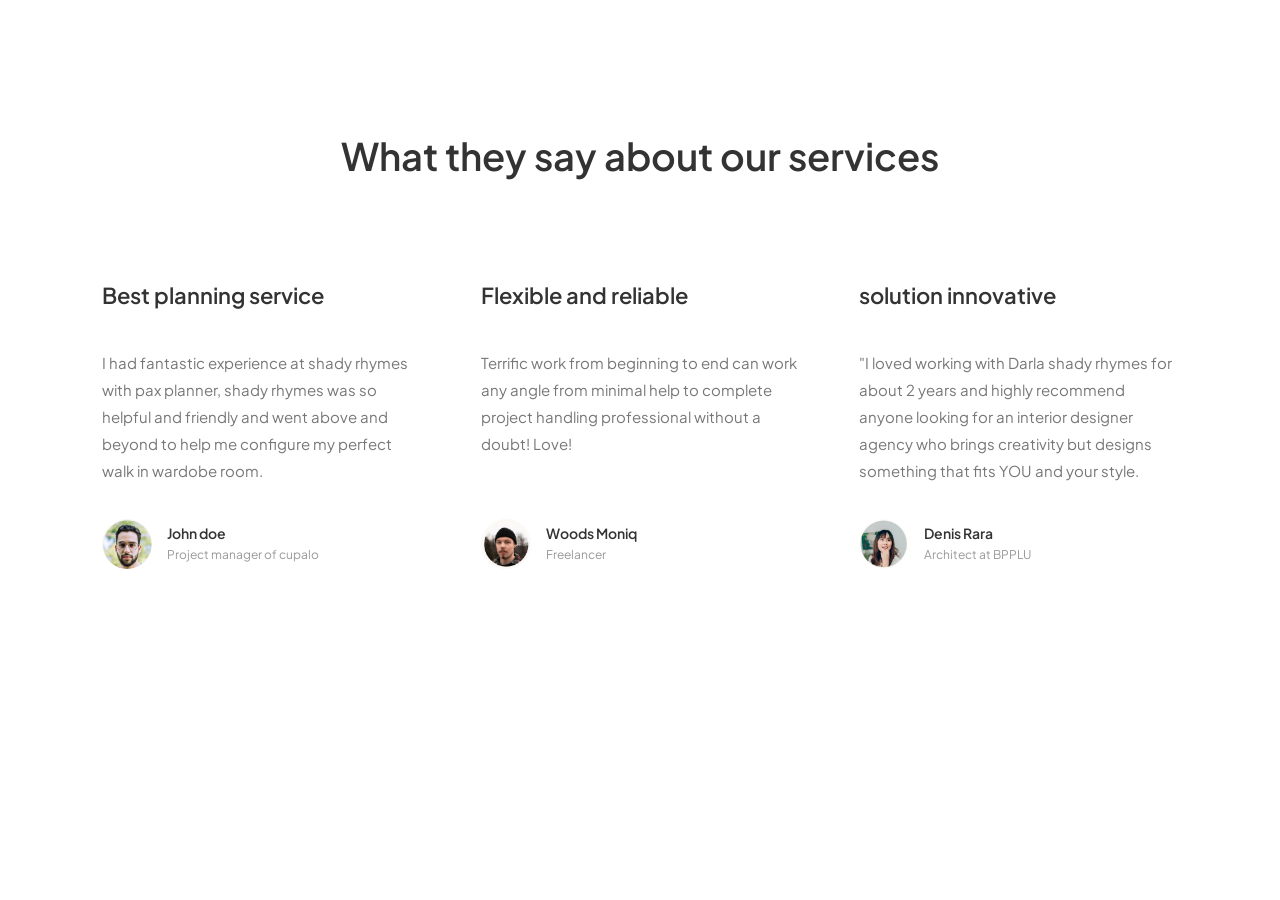
<file: web/about.html>
<!DOCTYPE html>
<html lang="vi">
<head>
  <meta charset="UTF-8">
  <meta name="viewport" content="width=device-width, initial-scale=1.0">
  <title>About Us - Shady Rhymes</title>
  <link href="https://fonts.googleapis.com/css2?family=Plus+Jakarta+Sans:wght@300;400;500;600&display=swap" rel="stylesheet">
  <link rel="stylesheet" href="about.css">
</head>
<body>

  <section class="testimonials">
    <h2 class="section-title">What they say about our services</h2>
    
    <div class="testimonial-list">
      
      <div class="testimonial">
        <h3>Best planning service</h3>
        <p>I had fantastic experience at shady rhymes with pax planner, shady rhymes was so helpful and friendly and went above and beyond to help me configure my perfect walk in wardobe room.</p>
        <div class="author">
          <img src="z7562987445056_5bbb934e291bd8d1ebb877f1f18da2fd.jpg" alt="John doe">
          <div class="author-info">
            <strong>John doe</strong>
            <span>Project manager of cupalo</span>
          </div>
        </div>
      </div>

      <div class="testimonial">
        <h3>Flexible and reliable</h3>
        <p>Terrific work from beginning to end can work any angle from minimal help to complete project handling professional without a doubt! Love!</p>
        <div class="author">
          <img src="z7562988113177_8cb3d36d9ea01084854d2d312cfcfa16.jpg" alt="Woods Moniq">
          <div class="author-info">
            <strong>Woods Moniq</strong>
            <span>Freelancer</span>
          </div>
        </div>
      </div>

      <div class="testimonial">
        <h3>solution innovative</h3>
        <p>"I loved working with Darla shady rhymes for about 2 years and highly recommend anyone looking for an interior designer agency who brings creativity but designs something that fits YOU and your style.</p>
        <div class="author">
          <img src="z7562988711581_b7ba8ef23b81d4ccccfda9a63d09fc66.jpg" alt="Denis Rara">
          <div class="author-info">
            <strong>Denis Rara</strong>
            <span>Architect at BPPLU</span>
          </div>
        </div>
      </div>

    </div>
  </section>

</body>
</html>
</file>
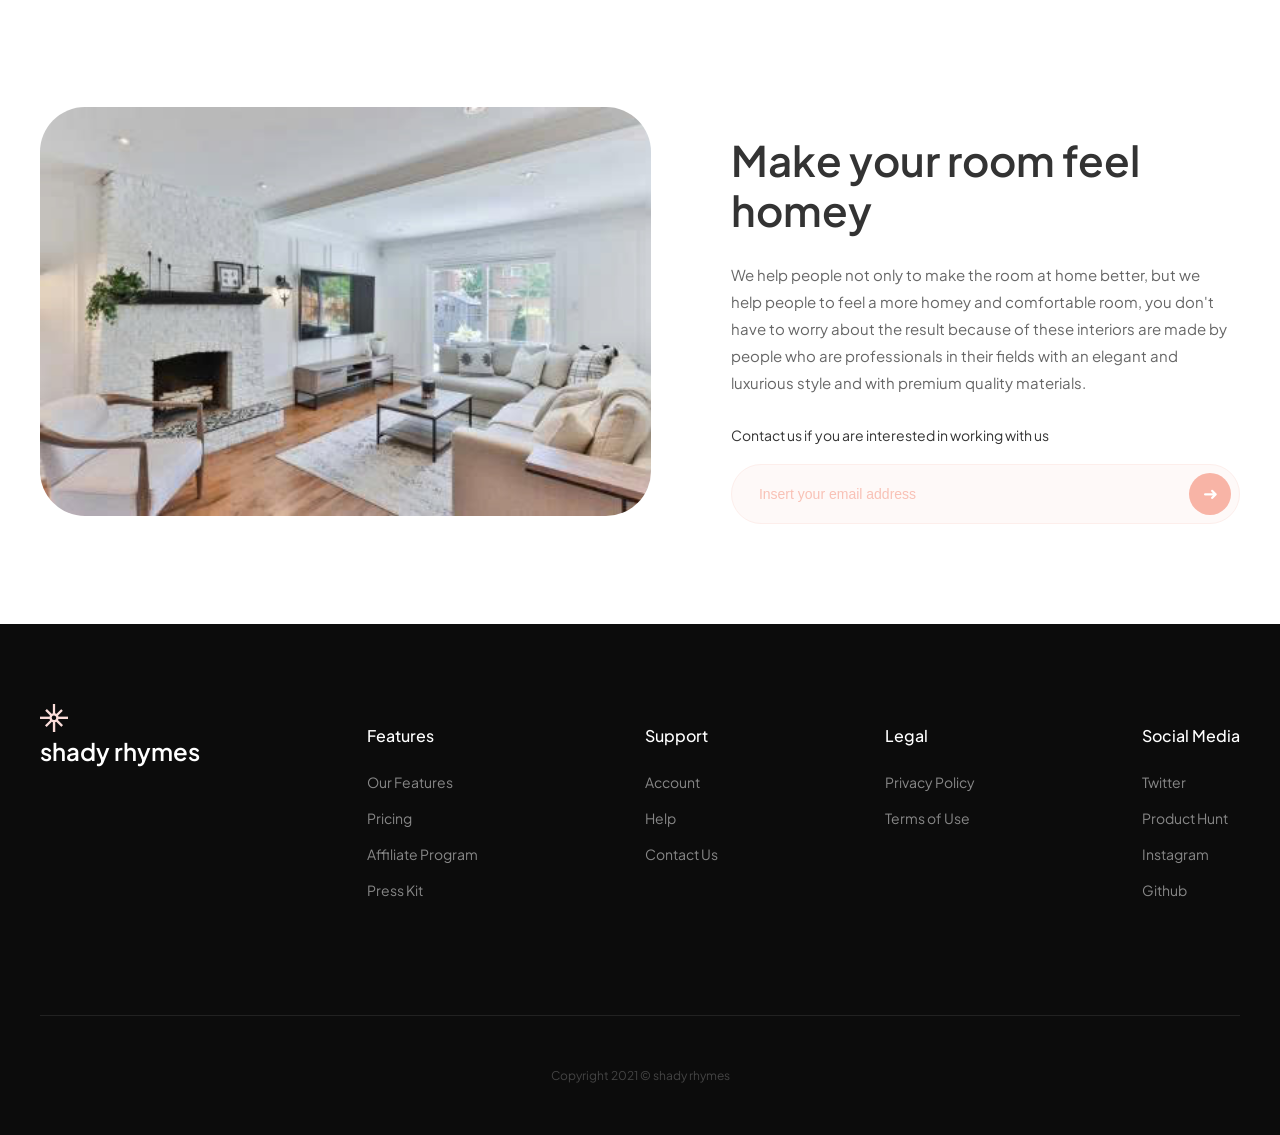
<file: web/contact.html>
<!DOCTYPE html>
<html lang="vi">
<head>
  <meta charset="UTF-8">
  <meta name="viewport" content="width=device-width, initial-scale=1.0">
  <title>Contact - Shady Rhymes</title>
  <link href="https://fonts.googleapis.com/css2?family=Plus+Jakarta+Sans:wght@300;400;500;600&display=swap" rel="stylesheet">
  <link rel="stylesheet" href="contact.css">
</head>
<body>

  <section class="contact">
    <div class="contact-container">
      <div class="contact-image">
        <img src="z7562872649469_c0368faa4584abeec0bb53fecaf21af1.jpg" alt="Living Room">
      </div>
      <div class="contact-text">
        <h2>Make your room feel homey</h2>
        <p class="main-desc">
          We help people not only to make the room at home better, but we help people to feel a more homey and comfortable room, you don't have to worry about the result because of these interiors are made by people who are professionals in their fields with an elegant and luxurious style and with premium quality materials.
        </p>
        <p class="sub-desc">Contact us if you are interested in working with us</p>
        <div class="email-box">
          <input type="email" placeholder="Insert your email address">
          <button class="btn-send">➜</button>
        </div>
      </div>
    </div>
  </section>

  <footer class="footer">
    <div class="footer-container">
      <div class="footer-columns">
        <div class="footer-col brand">
          <img src="Vector.png" alt="Logo" class="footer-logo-icon">
          <h3>shady rhymes</h3>
        </div>
        <div class="footer-col">
          <h4>Features</h4>
          <ul>
            <li><a href="#">Our Features</a></li>
            <li><a href="#">Pricing</a></li>
            <li><a href="#">Affiliate Program</a></li>
            <li><a href="#">Press Kit</a></li>
          </ul>
        </div>
        <div class="footer-col">
          <h4>Support</h4>
          <ul>
            <li><a href="#">Account</a></li>
            <li><a href="#">Help</a></li>
            <li><a href="#">Contact Us</a></li>
          </ul>
        </div>
        <div class="footer-col">
          <h4>Legal</h4>
          <ul>
            <li><a href="#">Privacy Policy</a></li>
            <li><a href="#">Terms of Use</a></li>
          </ul>
        </div>
        <div class="footer-col">
          <h4>Social Media</h4>
          <ul>
            <li><a href="#">Twitter</a></li>
            <li><a href="#">Product Hunt</a></li>
            <li><a href="#">Instagram</a></li>
            <li><a href="#">Github</a></li>
          </ul>
        </div>
      </div>
      <div class="footer-bottom">
        <p>Copyright 2021 © shady rhymes</p>
      </div>
    </div>
  </footer>

</body>
</html>
</file>
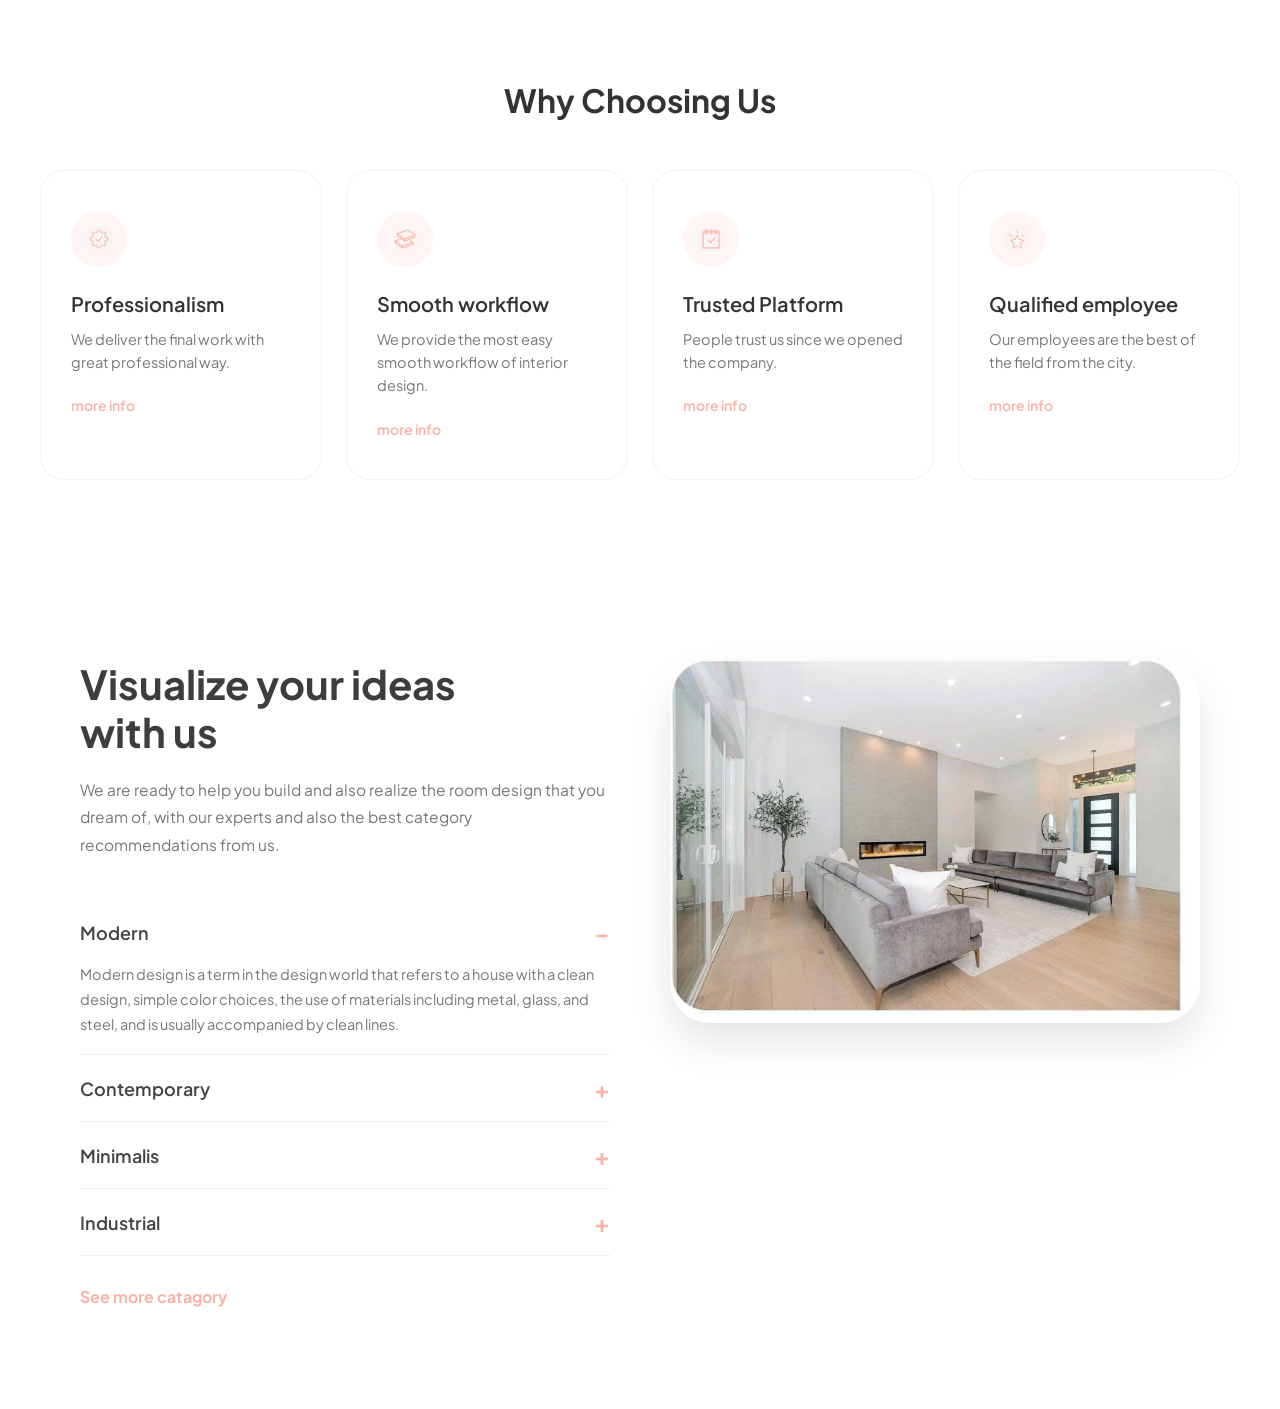
<file: web/furniture.html>
<!DOCTYPE html>
<html lang="vi">
<head>
    <meta charset="UTF-8">
    <meta name="viewport" content="width=device-width, initial-scale=1.0">
    <title>Furniture - Shady Rhymes</title>
    <link href="https://fonts.googleapis.com/css2?family=Plus+Jakarta+Sans:wght@300;400;500;600;700&family=Playfair+Display:wght@700&display=swap" rel="stylesheet">
    
    <style>
        :root {
            --accent: #F8B4A6; 
            --accent-light: #FFF5F5; 
            --text-main: #333;
            --text-sub: #777;
        }

        * {
            margin: 0;
            padding: 0;
            box-sizing: border-box;
            font-family: 'Plus Jakarta Sans', sans-serif;
        }

        body {
            background: #fff;
            color: var(--text-main);
            overflow-x: hidden;
        }

        /* --- SECTION: WHY CHOOSING US --- */
        .features { 
            padding: 80px 20px; 
            text-align: center; 
        }

        .features h2 {
            font-size: 32px;
            margin-bottom: 50px;
            font-weight: 700;
        }

        .feature-list { 
            display: flex; 
            justify-content: center; 
            gap: 24px; 
            max-width: 1200px; 
            margin: 0 auto; 
        }
        
        .feature { 
            flex: 1; 
            padding: 40px 30px; 
            border-radius: 24px; 
            text-align: left; 
            border: 1px solid #f2f2f2; 
            transition: 0.3s ease; 
        }

        .feature:hover { 
            transform: translateY(-10px); 
            border-color: var(--accent); 
            box-shadow: 0 15px 30px rgba(248,180,166,0.15); 
        }
        
        /* Container vòng tròn cho Icon PNG */
        .icon-box { 
            width: 56px; 
            height: 56px; 
            border-radius: 50%; 
            background-color: var(--accent-light); 
            display: flex; 
            align-items: center; 
            justify-content: center; 
            margin-bottom: 24px;
        }

        /* Định dạng cho file ảnh PNG của bạn */
        .feature-icon-png {
            width: 28px; 
            height: 28px;
            object-fit: contain; /* Giữ ảnh không bị méo */
        }

        .feature h3 { 
            font-size: 20px; 
            margin-bottom: 12px; 
            font-weight: 600;
        }

        .feature p { 
            font-size: 14.5px; 
            color: var(--text-sub); 
            margin-bottom: 20px; 
            line-height: 1.6; 
        }

        .more-info { 
            color: var(--accent); 
            text-decoration: none; 
            font-weight: 600; 
            font-size: 14px;
        }

        /* --- SECTION: VISUALIZE --- */
        .visualize {
            display: flex; 
            padding: 100px 80px; 
            gap: 60px; 
            max-width: 1300px; 
            margin: 0 auto; 
            align-items: flex-start;
        }

        .visualize-text { flex: 1; }

        /* Tiêu đề ngắt dòng chuẩn mẫu */
        .visualize-text h2 { 
            font-size: 40px; 
            margin-bottom: 20px; 
            color: #3d3d3d; 
            line-height: 1.2;
            font-weight: 700;
        }
        
        .visualize-description {
            font-size: 15.5px; 
            line-height: 1.8; 
            color: var(--text-sub); 
            margin-bottom: 40px;
        }

        /* Accordion Style */
        .category { 
            border-bottom: 1px solid #eee; 
            padding: 18px 0; 
        }

        .category-header {
            display: flex; 
            justify-content: space-between; 
            align-items: center; 
            cursor: pointer;
        }

        .category h3 { 
            font-size: 18px; 
            font-weight: 600; 
            color: #444; 
        }

        .symbol { 
            color: var(--accent); 
            font-size: 24px; 
            font-weight: bold;
        }

        .category-content { 
            max-height: 0; 
            overflow: hidden; 
            transition: all 0.4s ease; 
        }

        .category.active .category-content { 
            max-height: 200px; 
            padding-top: 15px;
        }
        
        .category-content p {
            font-size: 14.5px; 
            color: var(--text-sub); 
            line-height: 1.7; 
        }

        .see-more { 
            color: var(--accent); 
            font-weight: 700; 
            text-decoration: none; 
            display: inline-block; 
            margin-top: 30px; 
            border-bottom: 2px solid transparent;
            transition: 0.3s;
        }
        .see-more:hover { border-bottom-color: var(--accent); }

        .visualize-image { flex: 1; }
        .visualize-image img { 
            width: 100%; 
            border-radius: 40px; 
            display: block;
            box-shadow: 0 20px 40px rgba(0,0,0,0.1);
        }

        /* Responsive */
        @media (max-width: 992px) {
            .visualize { flex-direction: column; padding: 60px 20px; }
            .feature-list { flex-direction: column; align-items: center; }
            .feature { width: 100%; max-width: 500px; }
            .visualize-text h2 { font-size: 32px; }
        }
        /* --- PHẦN BREAKPOINT ĐẦY ĐỦ --- */

        /* 1. Tablet & Màn hình nhỏ (Dưới 1024px) */
        @media (max-width: 1024px) {
            .visualize {
                padding: 60px 40px;
                gap: 40px;
            }
            .feature-list {
                display: grid;
                grid-template-columns: repeat(2, 1fr); /* Chia làm 2 cột thay vì hàng ngang */
                gap: 20px;
            }
        }

        /* 2. Tablet dọc & Mobile lớn (Dưới 768px) */
        @media (max-width: 768px) {
            .features {
                padding: 60px 20px;
            }

            .features h2 {
                font-size: 28px;
                margin-bottom: 30px;
            }

            /* Chuyển các tính năng thành 1 cột */
            .feature-list {
                grid-template-columns: 1fr;
            }

            /* Visualize chuyển sang dạng dọc */
            .visualize {
                flex-direction: column;
                padding: 50px 20px;
                gap: 40px;
            }

            .visualize-text h2 {
                font-size: 32px;
            }

            .visualize-image {
                width: 100%;
            }

            .visualize-image img {
                border-radius: 24px; /* Bo góc nhỏ hơn cho mobile */
            }
        }

        /* 3. Điện thoại nhỏ (Dưới 480px) */
        @media (max-width: 480px) {
            .features h2 {
                font-size: 24px;
            }

            .feature {
                padding: 30px 20px;
            }

            .visualize-text h2 {
                font-size: 28px;
            }

            .visualize-description {
                font-size: 14px;
                margin-bottom: 25px;
            }

            .category h3 {
                font-size: 16px;
            }
            
            .see-more {
                width: 100%;
                text-align: center;
                padding: 12px;
                border: 1px solid var(--accent);
                border-radius: 8px;
            }
        }
    </style>
</head>
<body>

    <section class="features">
        <h2>Why Choosing Us</h2>
        <div class="feature-list">
            
            <div class="feature">
                <div class="icon-box">
                    <img src="icon.png" alt="Professionalism" class="feature-icon-png">
                </div>
                <h3>Professionalism</h3>
                <p>We deliver the final work with great professional way.</p>
                <a href="#" class="more-info">more info</a>
            </div>

            <div class="feature">
                <div class="icon-box">
                    <img src="icon (1).png" alt="Smooth workflow" class="feature-icon-png">
                </div>
                <h3>Smooth workflow</h3>
                <p>We provide the most easy smooth workflow of interior design.</p>
                <a href="#" class="more-info">more info</a>
            </div>

            <div class="feature">
                <div class="icon-box">
                    <img src="icon (2).png" alt="Trusted Platform" class="feature-icon-png">
                </div>
                <h3>Trusted Platform</h3>
                <p>People trust us since we opened the company.</p>
                <a href="#" class="more-info">more info</a>
            </div>

            <div class="feature">
                <div class="icon-box">
                    <img src="icon (3).png" alt="Qualified employee" class="feature-icon-png">
                </div>
                <h3>Qualified employee</h3>
                <p>Our employees are the best of the field from the city.</p>
                <a href="#" class="more-info">more info</a>
            </div>

        </div>
    </section>

    <section class="visualize">
        <div class="visualize-text">
            <h2>Visualize your ideas <br> with us</h2>
            <p class="visualize-description">
                We are ready to help you build and also realize the room design that you dream of, with our experts and also the best category recommendations from us.
            </p>

            <div class="categories">
                <div class="category active">
                    <div class="category-header">
                        <h3>Modern</h3>
                        <span class="symbol">−</span>
                    </div>
                    <div class="category-content">
                        <p>Modern design is a term in the design world that refers to a house with a clean design, simple color choices, the use of materials including metal, glass, and steel, and is usually accompanied by clean lines.</p>
                    </div>
                </div>

                <div class="category">
                    <div class="category-header">
                        <h3>Contemporary</h3>
                        <span class="symbol">+</span>
                    </div>
                    <div class="category-content">
                        <p>Contemporary design refers to what is popular or used right now. It is more fluid and can include various styles.</p>
                    </div>
                </div>

                <div class="category">
                    <div class="category-header">
                        <h3>Minimalis</h3>
                        <span class="symbol">+</span>
                    </div>
                    <div class="category-content">
                        <p>Minimalism is about simplicity and removing unnecessary elements to focus on what's essential.</p>
                    </div>
                </div>

                <div class="category">
                    <div class="category-header">
                        <h3>Industrial</h3>
                        <span class="symbol">+</span>
                    </div>
                    <div class="category-content">
                        <p>Industrial style draws inspiration from old factories and industrial spaces with raw materials like brick and wood.</p>
                    </div>
                </div>
            </div>
            
            <a href="#" class="see-more">See more catagory</a>
        </div>

        <div class="visualize-image">
            <img src="z7562890656233_396c01da0e308f1488ca4606335e83ad.jpg" alt="Furniture Image">
        </div>
    </section>

    <script>
        // Xử lý đóng mở Accordion
        document.querySelectorAll('.category-header').forEach(header => {
            header.addEventListener('click', () => {
                const parent = header.parentElement;
                const symbol = header.querySelector('.symbol');
                
                // Đóng các mục khác khi mở mục mới (Tùy chọn)
                // document.querySelectorAll('.category').forEach(c => {
                //    if(c !== parent) { c.classList.remove('active'); c.querySelector('.symbol').textContent = '+'; }
                // });

                parent.classList.toggle('active');
                symbol.textContent = parent.classList.contains('active') ? '−' : '+';
            });
        });
    </script>

</body>
</html>
</file>
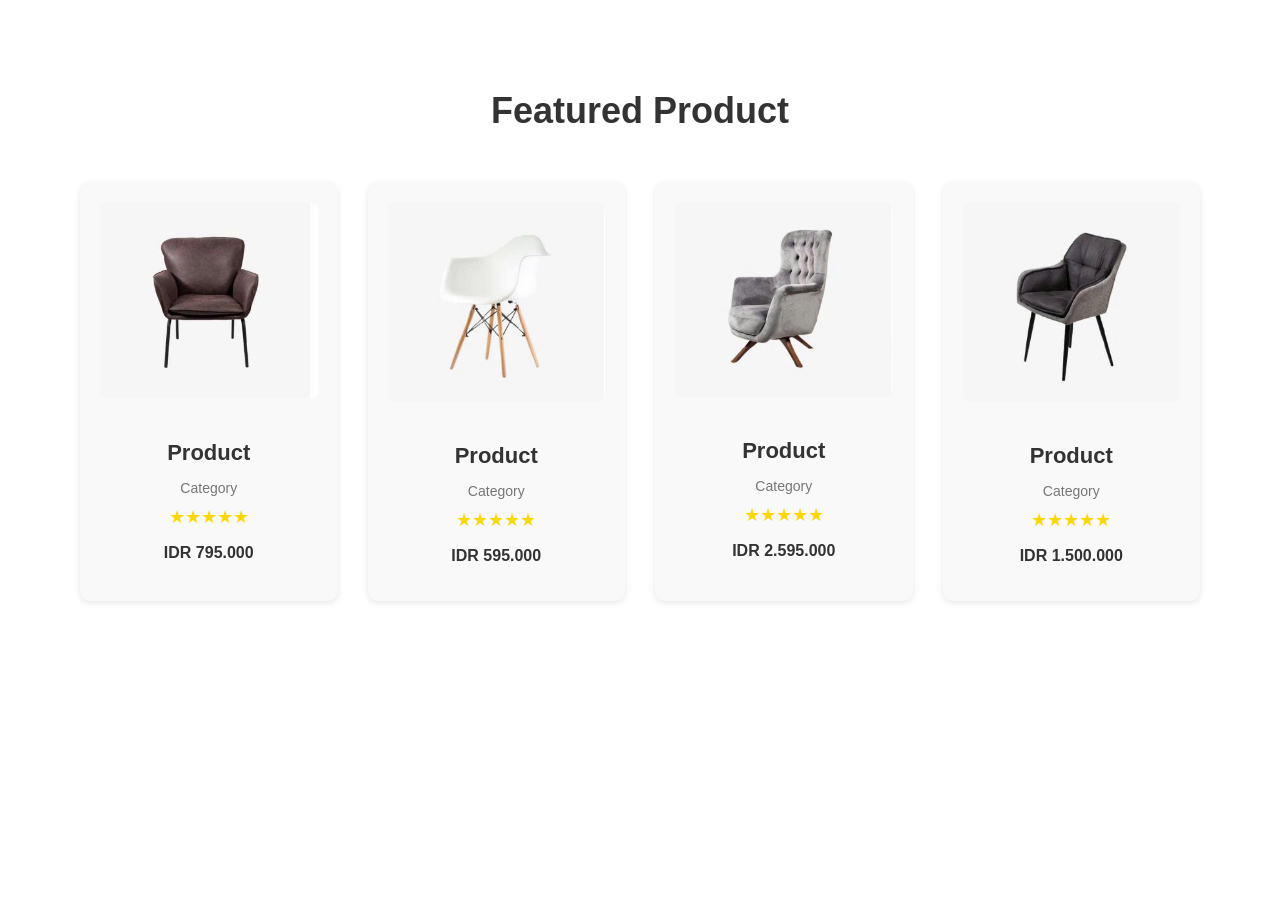
<file: web/shop.html>
<!DOCTYPE html>
<html lang="vi">
<head>
  <meta charset="UTF-8">
  <title>Shop - Shady Rhymes</title>
  <link rel="stylesheet" href="shop.css">
</head>
<body>
  <section class="shop">
    <h2>Featured Product</h2>
    <div class="product-list">
      <div class="product">
        <img src="z7562897876584_1ab1487843390ab34cc1905ebe2ff378.jpg" alt="Dark Brown Chair">
        <h3>Product</h3>
        <p class="category">Category</p>
        <div class="rating">★★★★★</div>
        <p class="price">IDR 795.000</p>
      </div>
      <div class="product">
        <img src="z7562898265217_8c3bcf5236c1b1f4e8db910b40516de8.jpg" alt="White Plastic Chair">
        <h3>Product</h3>
        <p class="category">Category</p>
        <div class="rating">★★★★★</div>
        <p class="price">IDR 595.000</p>
      </div>
      <div class="product">
        <img src="z7562898754773_36f83ed323efa9397f676b30fecde952.jpg" alt="Grey Tufted Chair">
        <h3>Product</h3>
        <p class="category">Category</p>
        <div class="rating">★★★★★</div>
        <p class="price">IDR 2.595.000</p>
      </div>
      <div class="product">
        <img src="z7562899389123_29df857ebce645d6fd330e81006a77af.jpg" alt="Dark Grey Chair">
        <h3>Product</h3>
        <p class="category">Category</p>
        <div class="rating">★★★★★</div>
        <p class="price">IDR 1.500.000</p>
      </div>
    </div>
  </section>
</body>
</html>
</file>
<file: web/about.css>
:root {
  --text-dark: #333333;
  --text-gray: #777777;
}

body {
  margin: 0;
  padding: 0;
  font-family: 'Plus Jakarta Sans', sans-serif;
  background-color: #ffffff;
}

.testimonials {
  padding: 100px 8%;
  max-width: 1300px;
  margin: 0 auto;
}

.section-title {
  font-size: 34px;
  color: var(--text-dark);
  margin-bottom: 80px;
  font-weight: 600;
  text-align: center;
}

.testimonial-list {
  display: flex;
  gap: 60px;
  align-items: stretch; 
}

.testimonial {
  flex: 1;
  text-align: left;
  display: flex;
  flex-direction: column;
}

.testimonial h3 {
  font-size: 20px;
  color: var(--text-dark);
  margin-bottom: 25px;
  font-weight: 600;
}

.testimonial p {
  font-size: 15px;
  line-height: 1.8;
  color: var(--text-gray);
  margin-bottom: 35px;
}

.author {
  display: flex;
  align-items: center;
  gap: 15px;
  margin-top: auto; 
}

.author img {
  width: 50px;
  height: 50px;
  border-radius: 50%;
  object-fit: cover;
}

.author-info strong {
  display: block;
  font-size: 14px;
  color: var(--text-dark);
  font-weight: 600;
}

.author-info span {
  font-size: 12px;
  color: #999999;
}

/* ======================================================
   BREAKPOINTS RESPONSIVE
   ====================================================== */

/* Desktop lớn (≥1200px) */
@media (min-width: 1200px) {
  .section-title { font-size: 38px; }
  .testimonial h3 { font-size: 22px; }
}

/* Tablet ngang (≤992px) */
@media (max-width: 992px) {
  .testimonials { padding: 80px 5%; }
  .testimonial-list { gap: 40px; }
  .section-title { font-size: 30px; margin-bottom: 60px; }
}

/* Tablet dọc (≤768px) */
@media (max-width: 768px) {
  .testimonials { padding: 60px 20px; }
  .testimonial-list { flex-direction: column; gap: 50px; }
  .section-title { font-size: 28px; }
  .testimonial h3 { font-size: 18px; }
  .testimonial p { font-size: 14px; }
  .author { margin-top: 0; }
}

/* Mobile nhỏ (≤600px) */
@media (max-width: 600px) {
  .section-title { font-size: 24px; margin-bottom: 40px; }
  .testimonial h3 { font-size: 17px; }
  .testimonial p { font-size: 13.5px; }
  .author img { width: 45px; height: 45px; }
}

/* Mobile rất nhỏ (≤480px) */
@media (max-width: 480px) {
  .testimonials { padding: 40px 15px; }
  .section-title { font-size: 22px; }
  .testimonial h3 { font-size: 16px; }
  .testimonial p { font-size: 13px; }
  .author-info strong { font-size: 13px; }
  .author-info span { font-size: 11px; }
}
</file>
<file: web/contact.css>
:root {
  --container-width: 1200px; 
  --accent-color: #F8B4A6;
}

body {
  margin: 0;
  font-family: 'Plus Jakarta Sans', sans-serif;
  background-color: #fff;
  color: #666;
}

/* --- Container chung để căn thẳng hàng dọc --- */
.contact-container, .footer-container {
  max-width: var(--container-width);
  margin: 0 auto;
  padding: 0 20px;
}

/* --- Contact Section --- */
.contact {
  padding: 100px 0;
}

.contact-container {
  display: flex;
  align-items: center;
  gap: 80px;
}

.contact-image { flex: 1.2; }
.contact-image img {
  width: 100%;
  border-radius: 45px;
  display: block;
}

.contact-text { flex: 1; }
.contact-text h2 {
  font-size: 38px;
  color: #333;
  margin-bottom: 25px;
  font-weight: 600;
  line-height: 1.2;
}

.main-desc {
  font-size: 15px;
  line-height: 1.8;
  margin-bottom: 30px;
  max-width: 500px;
}

.sub-desc {
  font-size: 14px;
  margin-bottom: 20px;
  color: #333;
}

.email-box {
  display: flex;
  align-items: center;
  /* Đổi viền và nền sang màu hồng nhạt */
  border: 1px solid #FDEEEB; 
  background-color: #FEF9F8;
  padding: 8px 8px 8px 25px;
  border-radius: 50px;
}

.email-box input {
  flex: 1;
  border: none;
  outline: none;
  font-size: 14px;
  /* Cho nền trong suốt để hiện màu hồng của box */
  background: transparent; 
}

/* Thêm màu cho chữ "Insert your email address" */
.email-box input::placeholder {
  color: #F8B4A6;
  opacity: 0.8;
}

.btn-send {
  width: 42px;
  height: 42px;
  background-color: var(--accent-color);
  color: white;
  border: none;
  border-radius: 50%;
  cursor: pointer;
  font-size: 18px;
  display: flex;
  align-items: center;
  justify-content: center;
}

/* --- Footer Section --- */
.footer {
  background-color: #0c0c0c;
  padding: 80px 0 40px;
  color: #fff;
}

.footer-columns {
  display: flex;
  justify-content: space-between;
  margin-bottom: 100px;
}

.footer-col.brand h3 {
  font-size: 22px;
  margin: 0;
  font-weight: 600;
}

.footer-col h4 {
  font-size: 16px;
  margin-bottom: 25px;
  font-weight: 500;
}

.footer-col ul {
  list-style: none;
  padding: 0;
  margin: 0;
}

.footer-col li { margin-bottom: 15px; }
.footer-col a {
  color: #888;
  text-decoration: none;
  font-size: 14px;
  transition: 0.3s;
}

.footer-col a:hover { color: #fff; }

.footer-bottom {
  text-align: center;
  border-top: 1px solid #222;
  padding-top: 40px;
  color: #444;
  font-size: 12px;
}

/* ======================================================
    BREAKPOINTS RESPONSIVE
   ====================================================== */

/* Desktop lớn (≥1200px) */
@media (min-width: 1200px) {
  .contact-text h2 { font-size: 42px; }
  .footer-col.brand h3 { font-size: 24px; }
}

/* Tablet ngang (≤992px) */
@media (max-width: 992px) {
  .contact-container { flex-direction: column; gap: 40px; }
  .contact { padding: 80px 0; }
  .contact-text h2 { font-size: 32px; }
  .footer-columns { flex-wrap: wrap; gap: 40px; }
}

/* Tablet dọc (≤768px) */
@media (max-width: 768px) {
  .contact { padding: 60px 0; }
  .contact-text h2 { font-size: 28px; }
  .main-desc { font-size: 14px; }
  .footer-columns { flex-direction: column; gap: 30px; }
  .footer-col h4 { font-size: 15px; }
}

/* Mobile nhỏ (≤600px) */
@media (max-width: 600px) {
  .contact { padding: 50px 0; }
  .contact-text h2 { font-size: 24px; }
  .main-desc { font-size: 13.5px; }
  .sub-desc { font-size: 13px; }
  .footer { padding: 60px 0 30px; }
  .footer-bottom { font-size: 11px; }
}

/* Mobile rất nhỏ (≤480px) */
@media (max-width: 480px) {
  .contact { padding: 40px 0; }
  .contact-text h2 { font-size: 22px; }
  .main-desc { font-size: 13px; }
  .footer-col h4 { font-size: 14px; }
  .footer-col a { font-size: 13px; }
}
</file>
<file: web/shop.css>
body {
  margin: 0;
  padding: 0;
  font-family: 'Helvetica Neue', Arial, sans-serif;
  background: #fff;
  color: #333;
}

.shop {
  padding: 60px 80px;
}

.shop h2 {
  text-align: center;
  font-size: 32px;
  margin-bottom: 50px;
  font-weight: bold;
}

.product-list {
  display: flex;
  justify-content: space-between;
  gap: 30px;
}

.product {
  flex: 1;
  background: #f9f9f9;
  padding: 20px;
  border-radius: 10px;
  text-align: center;
  box-shadow: 0 2px 6px rgba(0,0,0,0.1);
}

.product img {
  max-width: 100%;
  height: auto;
  border-radius: 8px;
  margin-bottom: 15px;
}

.product h3 {
  font-size: 20px;
  margin-bottom: 5px;
}

.product .category {
  font-size: 14px;
  color: #777;
  margin-bottom: 10px;
}

.product .rating {
  color: #FFD700; 
  font-size: 18px;
  margin-bottom: 10px;
}

.product .price {
  font-size: 16px;
  font-weight: bold;
  color: #333;
}

/* ======================================================
   BREAKPOINTS RESPONSIVE
   ====================================================== */

/* Desktop lớn (≥1200px) */
@media (min-width: 1200px) {
  .shop h2 { font-size: 36px; }
  .product h3 { font-size: 22px; }
}

/* Tablet ngang (≤992px) */
@media (max-width: 992px) {
  .shop { padding: 40px 40px; }
  .product-list { flex-wrap: wrap; }
  .product { flex: 0 0 calc(50% - 30px); }
  .shop h2 { font-size: 28px; }
}

/* Tablet dọc (≤768px) */
@media (max-width: 768px) {
  .shop { padding: 30px 20px; }
  .product-list { flex-direction: column; gap: 20px; }
  .product { flex: 1; }
  .shop h2 { font-size: 26px; }
}

/* Mobile nhỏ (≤600px) */
@media (max-width: 600px) {
  .shop h2 { font-size: 24px; margin-bottom: 30px; }
  .product h3 { font-size: 18px; }
  .product .price { font-size: 15px; }
}

/* Mobile rất nhỏ (≤480px) */
@media (max-width: 480px) {
  .shop { padding: 20px 15px; }
  .shop h2 { font-size: 22px; }
  .product { padding: 15px; }
  .product h3 { font-size: 16px; }
  .product .category { font-size: 13px; }
}
</file>
